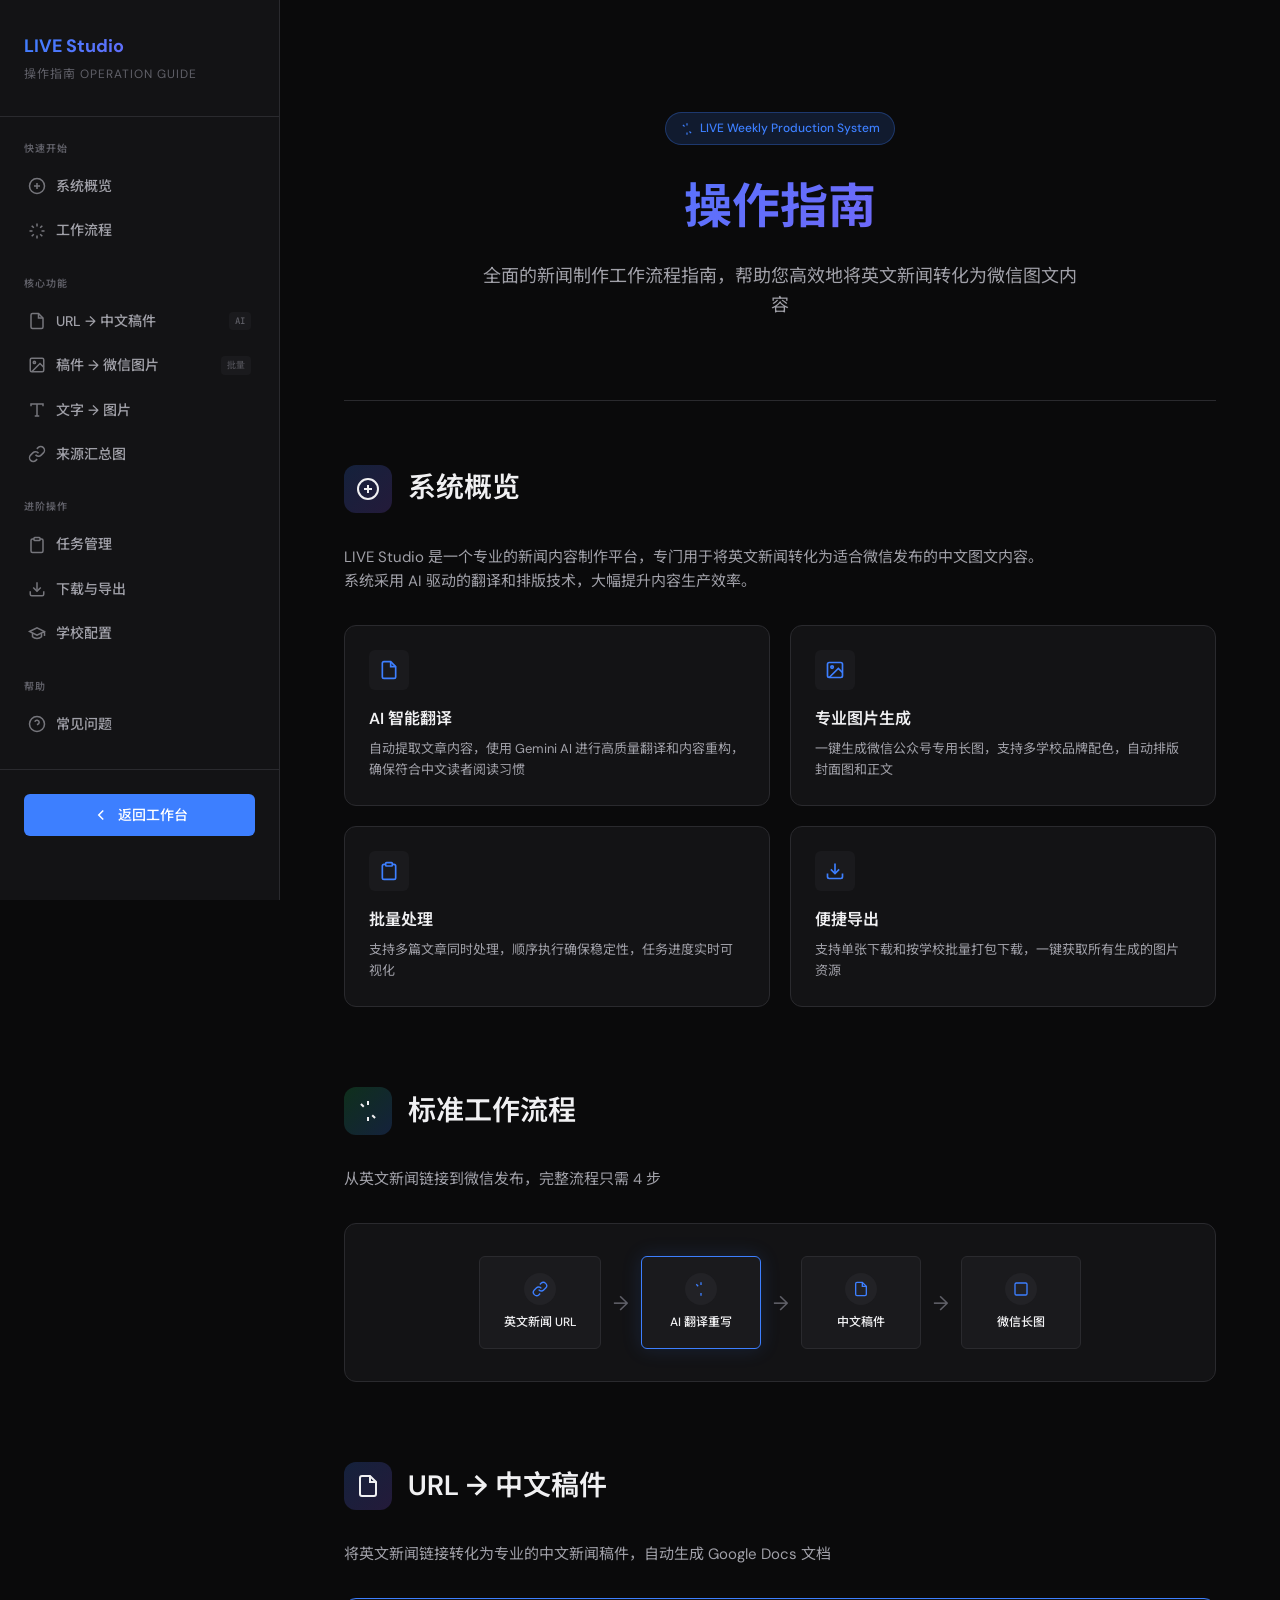
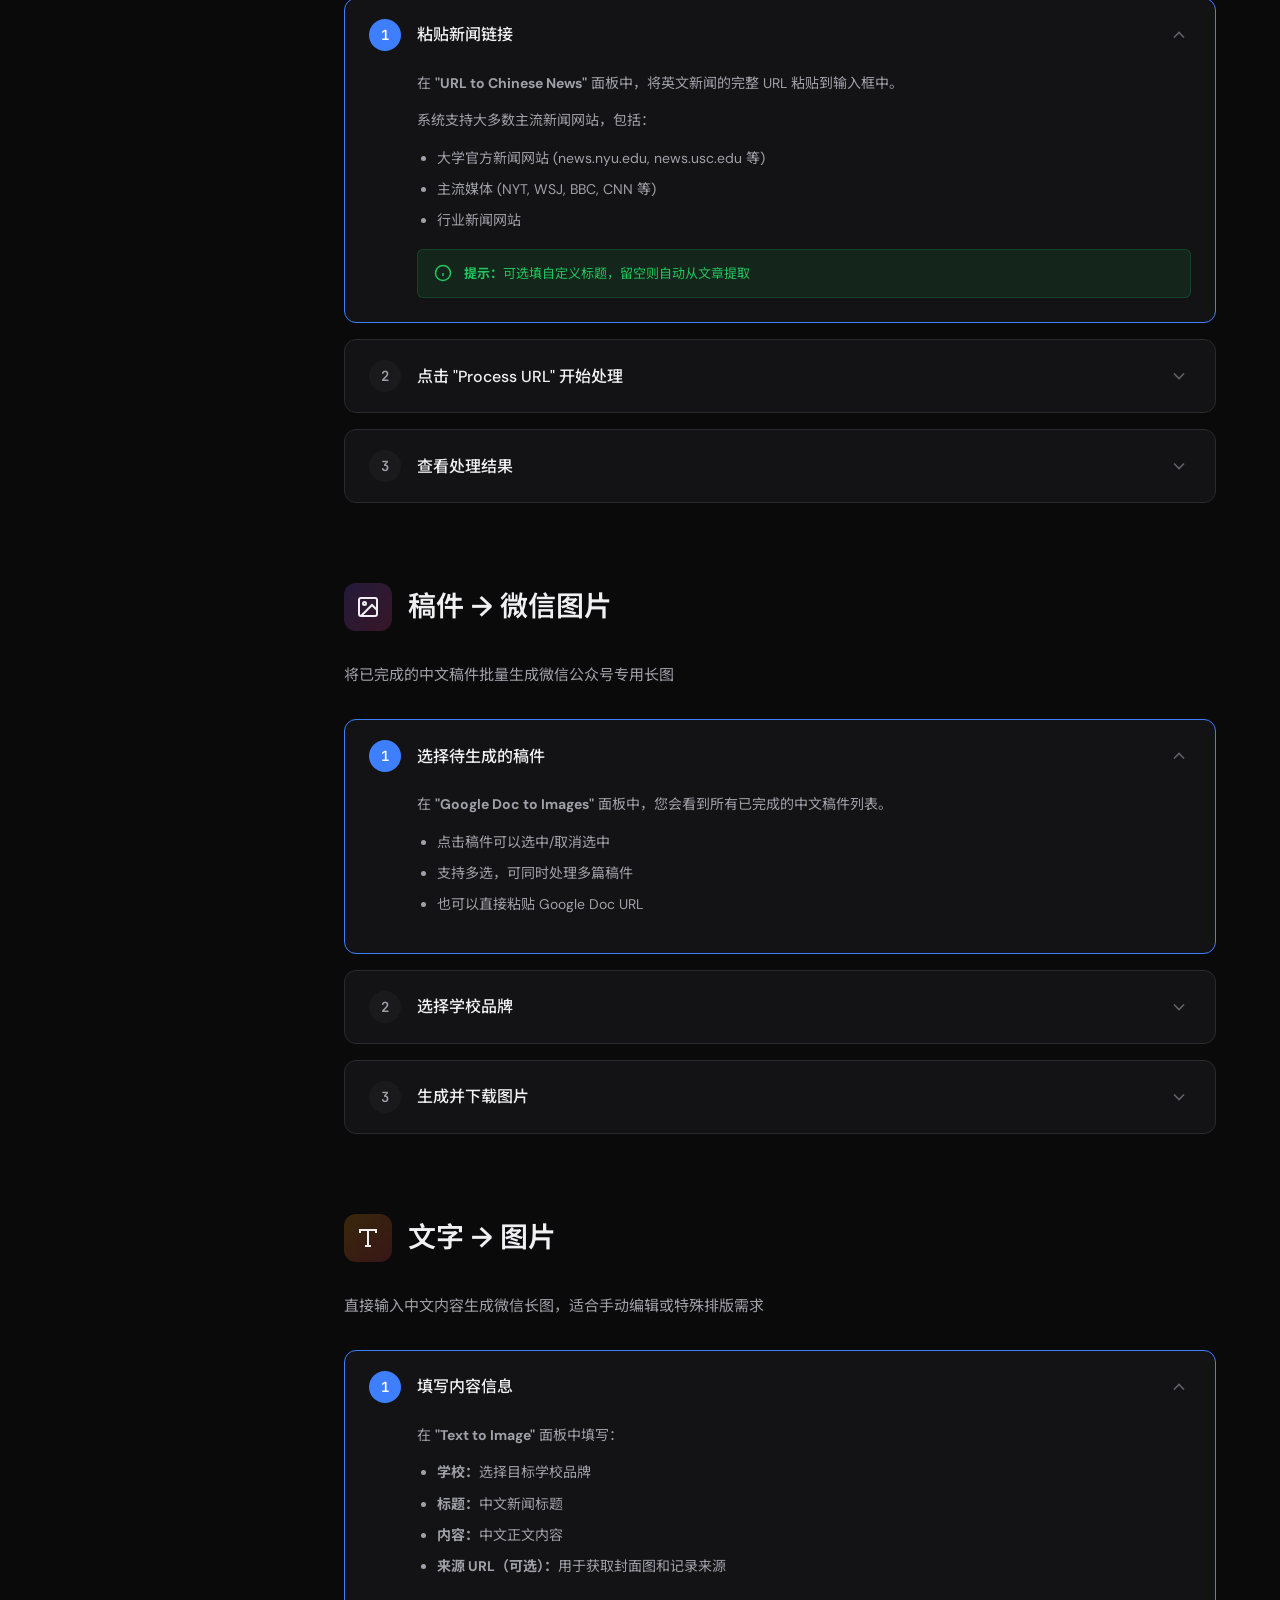
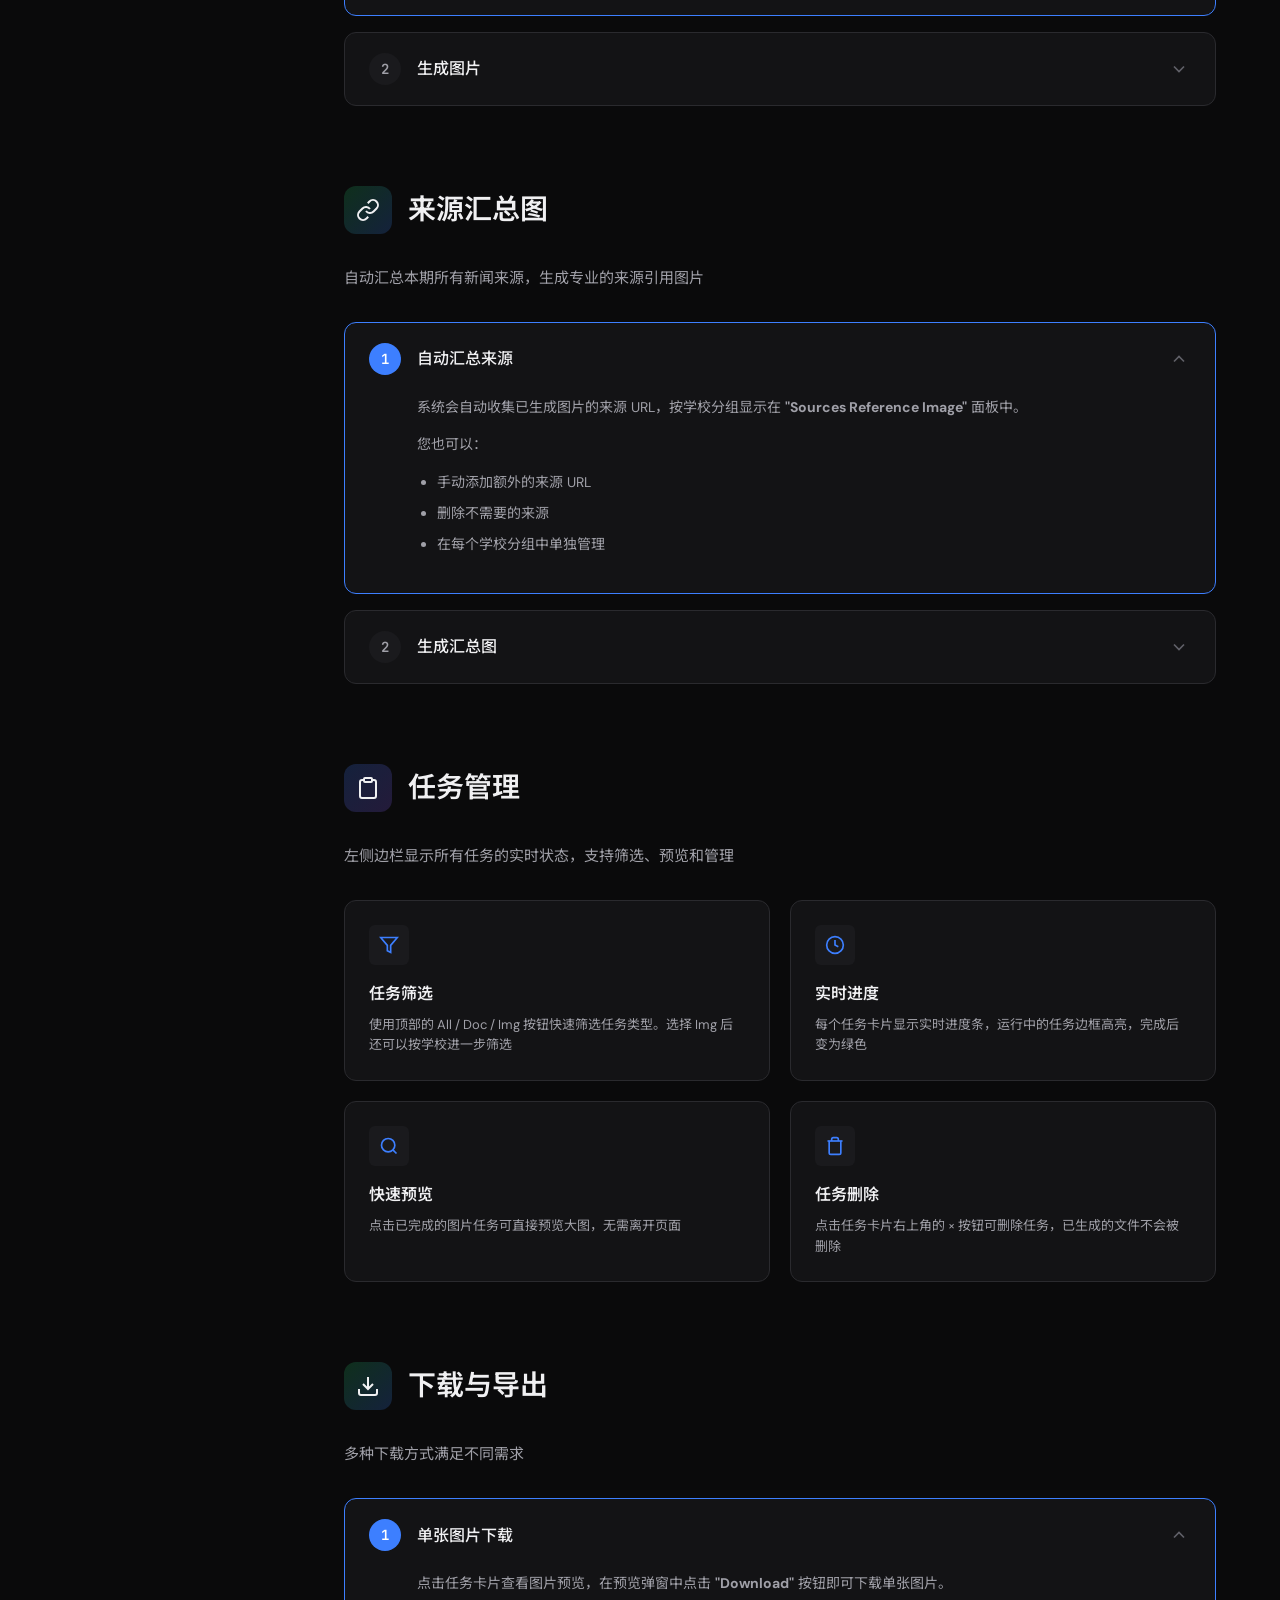
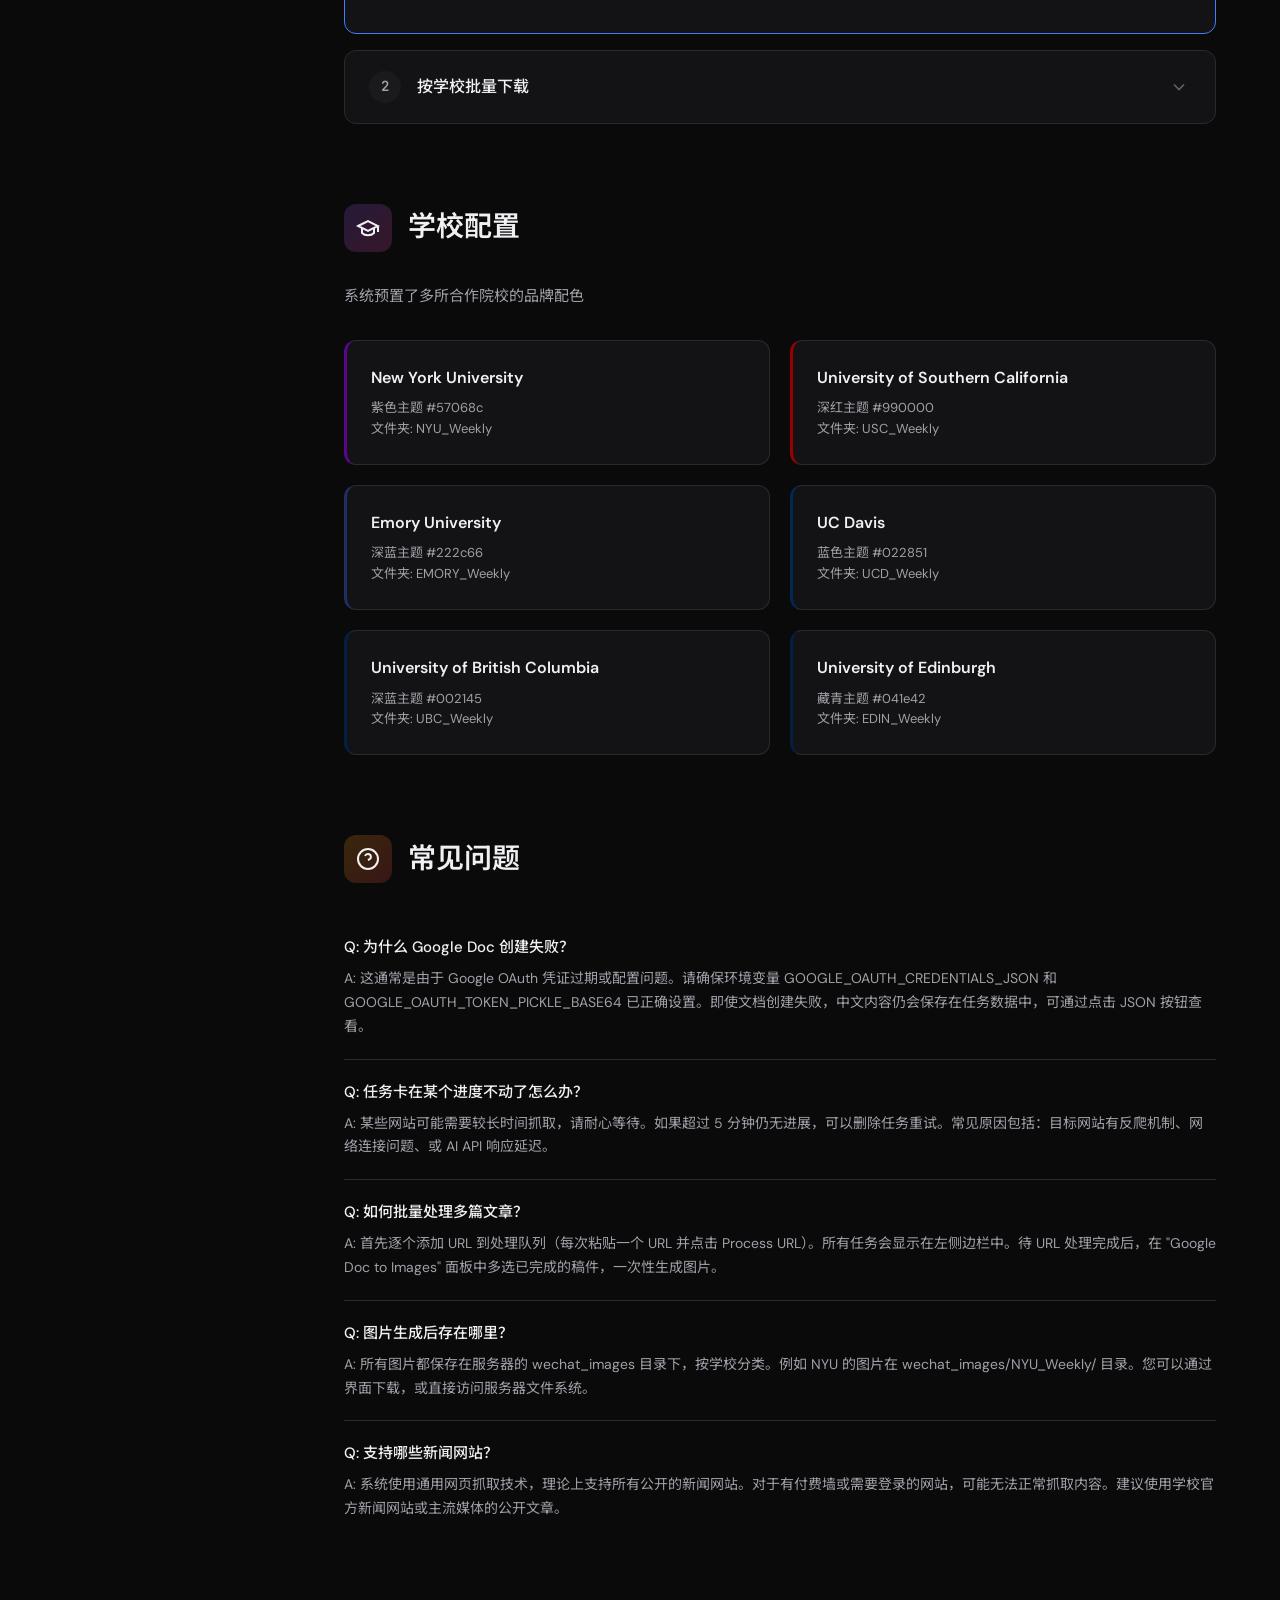
<file: templates/guide.html>
<!DOCTYPE html>
<html lang="zh-CN">
<head>
    <meta charset="UTF-8">
    <meta name="viewport" content="width=device-width, initial-scale=1.0">
    <title>LIVE Studio - 操作指南</title>
    <link rel="preconnect" href="https://fonts.googleapis.com">
    <link rel="preconnect" href="https://fonts.gstatic.com" crossorigin>
    <link href="https://fonts.googleapis.com/css2?family=DM+Sans:wght@400;500;600;700&family=JetBrains+Mono:wght@400;500&family=Noto+Sans+SC:wght@400;500;600;700&display=swap" rel="stylesheet">
    <style>
        :root {
            --bg-primary: #0a0a0b;
            --bg-secondary: #131315;
            --bg-tertiary: #1a1a1d;
            --bg-elevated: #222226;
            --border: #2a2a2e;
            --border-hover: #3a3a3e;
            --text-primary: #f0f0f2;
            --text-secondary: #a0a0a8;
            --text-muted: #606068;
            --accent: #3d7fff;
            --accent-hover: #5a93ff;
            --accent-glow: rgba(61, 127, 255, 0.15);
            --success: #22c55e;
            --warning: #eab308;
            --error: #ef4444;
            --radius: 6px;
            --radius-lg: 12px;
            --gradient-1: linear-gradient(135deg, #3d7fff 0%, #8b5cf6 100%);
            --gradient-2: linear-gradient(135deg, #22c55e 0%, #3d7fff 100%);
            --gradient-3: linear-gradient(135deg, #f59e0b 0%, #ef4444 100%);
            /* School brand colors - unified across all templates */
            --school-nyu: #57068c;
            --school-usc: #990000;
            --school-emory: #222c66;
            --school-ucd: #022851;
            --school-ubc: #002145;
            --school-edin: #041e42;
        }
        * { margin: 0; padding: 0; box-sizing: border-box; }
        body {
            font-family: 'DM Sans', 'Noto Sans SC', -apple-system, sans-serif;
            background: var(--bg-primary);
            color: var(--text-primary);
            line-height: 1.6;
            min-height: 100vh;
        }
        .guide-container {
            display: flex;
            min-height: 100vh;
        }
        /* Navigation Sidebar */
        .guide-nav {
            width: 280px;
            background: var(--bg-secondary);
            border-right: 1px solid var(--border);
            padding: 32px 0;
            position: fixed;
            top: 0;
            left: 0;
            height: 100vh;
            overflow-y: auto;
            z-index: 100;
        }
        .nav-header {
            padding: 0 24px 32px;
            border-bottom: 1px solid var(--border);
            margin-bottom: 24px;
        }
        .nav-logo {
            font-size: 18px;
            font-weight: 700;
            background: var(--gradient-1);
            -webkit-background-clip: text;
            -webkit-text-fill-color: transparent;
            background-clip: text;
        }
        .nav-subtitle {
            font-size: 12px;
            color: var(--text-muted);
            margin-top: 4px;
            text-transform: uppercase;
            letter-spacing: 1px;
        }
        .nav-section {
            padding: 0 16px;
            margin-bottom: 24px;
        }
        .nav-section-title {
            font-size: 10px;
            font-weight: 600;
            color: var(--text-muted);
            text-transform: uppercase;
            letter-spacing: 1px;
            padding: 0 8px;
            margin-bottom: 8px;
        }
        .nav-link {
            display: flex;
            align-items: center;
            gap: 10px;
            padding: 10px 12px;
            color: var(--text-secondary);
            text-decoration: none;
            border-radius: var(--radius);
            font-size: 14px;
            font-weight: 500;
            transition: all 0.2s;
            margin-bottom: 2px;
        }
        .nav-link:hover {
            background: var(--bg-tertiary);
            color: var(--text-primary);
        }
        .nav-link.active {
            background: var(--accent-glow);
            color: var(--accent);
        }
        .nav-link svg {
            width: 18px;
            height: 18px;
            opacity: 0.7;
        }
        .nav-badge {
            margin-left: auto;
            font-family: 'JetBrains Mono', monospace;
            font-size: 9px;
            padding: 2px 6px;
            border-radius: 4px;
            background: var(--bg-tertiary);
            color: var(--text-muted);
        }
        .nav-footer {
            padding: 24px;
            border-top: 1px solid var(--border);
            margin-top: auto;
        }
        .nav-footer a {
            display: inline-flex;
            align-items: center;
            gap: 8px;
            padding: 10px 16px;
            background: var(--accent);
            color: white;
            text-decoration: none;
            border-radius: var(--radius);
            font-size: 14px;
            font-weight: 500;
            transition: all 0.2s;
            width: 100%;
            justify-content: center;
        }
        .nav-footer a:hover { background: var(--accent-hover); }
        /* Main Content */
        .guide-main {
            flex: 1;
            margin-left: 280px;
            padding: 48px 64px;
            max-width: 1000px;
        }
        .hero {
            text-align: center;
            padding: 64px 0 80px;
            border-bottom: 1px solid var(--border);
            margin-bottom: 64px;
        }
        .hero-badge {
            display: inline-flex;
            align-items: center;
            gap: 6px;
            padding: 6px 14px;
            background: var(--accent-glow);
            border: 1px solid rgba(61, 127, 255, 0.3);
            border-radius: 20px;
            font-size: 12px;
            font-weight: 500;
            color: var(--accent);
            margin-bottom: 24px;
        }
        .hero h1 {
            font-size: 48px;
            font-weight: 700;
            margin-bottom: 16px;
            background: var(--gradient-1);
            -webkit-background-clip: text;
            -webkit-text-fill-color: transparent;
            background-clip: text;
        }
        .hero p {
            font-size: 18px;
            color: var(--text-secondary);
            max-width: 600px;
            margin: 0 auto;
        }
        /* Sections */
        .section {
            margin-bottom: 80px;
            scroll-margin-top: 32px;
        }
        .section-header {
            display: flex;
            align-items: center;
            gap: 16px;
            margin-bottom: 32px;
        }
        .section-icon {
            width: 48px;
            height: 48px;
            display: flex;
            align-items: center;
            justify-content: center;
            border-radius: var(--radius-lg);
            flex-shrink: 0;
        }
        .section-icon.blue { background: linear-gradient(135deg, rgba(61, 127, 255, 0.2) 0%, rgba(139, 92, 246, 0.2) 100%); }
        .section-icon.green { background: linear-gradient(135deg, rgba(34, 197, 94, 0.2) 0%, rgba(61, 127, 255, 0.2) 100%); }
        .section-icon.orange { background: linear-gradient(135deg, rgba(245, 158, 11, 0.2) 0%, rgba(239, 68, 68, 0.2) 100%); }
        .section-icon.purple { background: linear-gradient(135deg, rgba(139, 92, 246, 0.2) 0%, rgba(236, 72, 153, 0.2) 100%); }
        .section-icon svg {
            width: 24px;
            height: 24px;
            color: var(--text-primary);
        }
        .section-title {
            font-size: 28px;
            font-weight: 600;
        }
        .section-desc {
            color: var(--text-secondary);
            font-size: 15px;
            margin-bottom: 32px;
            max-width: 700px;
        }
        /* Steps */
        .steps {
            display: flex;
            flex-direction: column;
            gap: 16px;
        }
        .step {
            background: var(--bg-secondary);
            border: 1px solid var(--border);
            border-radius: var(--radius-lg);
            overflow: hidden;
            transition: all 0.3s;
        }
        .step:hover { border-color: var(--border-hover); }
        .step.expanded { border-color: var(--accent); }
        .step-header {
            display: flex;
            align-items: center;
            gap: 16px;
            padding: 20px 24px;
            cursor: pointer;
            user-select: none;
        }
        .step-number {
            width: 32px;
            height: 32px;
            display: flex;
            align-items: center;
            justify-content: center;
            background: var(--bg-tertiary);
            border-radius: 50%;
            font-family: 'JetBrains Mono', monospace;
            font-size: 14px;
            font-weight: 600;
            color: var(--text-secondary);
            flex-shrink: 0;
            transition: all 0.3s;
        }
        .step.expanded .step-number {
            background: var(--accent);
            color: white;
        }
        .step-title {
            flex: 1;
            font-size: 16px;
            font-weight: 500;
        }
        .step-toggle {
            width: 24px;
            height: 24px;
            display: flex;
            align-items: center;
            justify-content: center;
            color: var(--text-muted);
            transition: transform 0.3s;
        }
        .step.expanded .step-toggle { transform: rotate(180deg); }
        .step-content {
            display: none;
            padding: 0 24px 24px;
            padding-left: 72px;
            color: var(--text-secondary);
            font-size: 14px;
            line-height: 1.8;
        }
        .step.expanded .step-content { display: block; animation: fadeIn 0.3s ease; }
        @keyframes fadeIn {
            from { opacity: 0; transform: translateY(-8px); }
            to { opacity: 1; transform: translateY(0); }
        }
        .step-content p { margin-bottom: 12px; }
        .step-content ul {
            margin: 12px 0;
            padding-left: 20px;
        }
        .step-content li { margin-bottom: 6px; }
        .step-content code {
            font-family: 'JetBrains Mono', monospace;
            font-size: 12px;
            padding: 2px 8px;
            background: var(--bg-tertiary);
            border-radius: 4px;
            color: var(--accent);
        }
        .step-tip {
            display: flex;
            gap: 12px;
            padding: 12px 16px;
            background: rgba(34, 197, 94, 0.1);
            border: 1px solid rgba(34, 197, 94, 0.2);
            border-radius: var(--radius);
            margin-top: 16px;
            font-size: 13px;
            color: var(--success);
        }
        .step-tip svg { width: 18px; height: 18px; flex-shrink: 0; margin-top: 2px; }
        .step-warning {
            display: flex;
            gap: 12px;
            padding: 12px 16px;
            background: rgba(245, 158, 11, 0.1);
            border: 1px solid rgba(245, 158, 11, 0.2);
            border-radius: var(--radius);
            margin-top: 16px;
            font-size: 13px;
            color: var(--warning);
        }
        .step-warning svg { width: 18px; height: 18px; flex-shrink: 0; margin-top: 2px; }
        /* Feature Cards */
        .features-grid {
            display: grid;
            grid-template-columns: repeat(2, 1fr);
            gap: 20px;
            margin-top: 32px;
        }
        .feature-card {
            background: var(--bg-secondary);
            border: 1px solid var(--border);
            border-radius: var(--radius-lg);
            padding: 24px;
            transition: all 0.3s;
        }
        .feature-card:hover {
            border-color: var(--border-hover);
            transform: translateY(-2px);
        }
        .feature-icon {
            width: 40px;
            height: 40px;
            display: flex;
            align-items: center;
            justify-content: center;
            background: var(--bg-tertiary);
            border-radius: var(--radius);
            margin-bottom: 16px;
        }
        .feature-icon svg { width: 20px; height: 20px; color: var(--accent); }
        .feature-title {
            font-size: 16px;
            font-weight: 600;
            margin-bottom: 8px;
        }
        .feature-desc {
            font-size: 13px;
            color: var(--text-secondary);
            line-height: 1.6;
        }
        /* Keyboard shortcuts */
        .kbd {
            display: inline-flex;
            align-items: center;
            padding: 4px 8px;
            background: var(--bg-tertiary);
            border: 1px solid var(--border);
            border-radius: 4px;
            font-family: 'JetBrains Mono', monospace;
            font-size: 11px;
            font-weight: 500;
            color: var(--text-secondary);
            box-shadow: 0 2px 0 var(--border);
        }
        /* Workflow Diagram */
        .workflow {
            display: flex;
            align-items: center;
            justify-content: center;
            gap: 12px;
            padding: 32px;
            background: var(--bg-secondary);
            border: 1px solid var(--border);
            border-radius: var(--radius-lg);
            margin: 32px 0;
            flex-wrap: wrap;
        }
        .workflow-node {
            display: flex;
            flex-direction: column;
            align-items: center;
            gap: 8px;
            padding: 16px 24px;
            background: var(--bg-tertiary);
            border: 1px solid var(--border);
            border-radius: var(--radius);
            min-width: 120px;
            text-align: center;
        }
        .workflow-node.active {
            border-color: var(--accent);
            box-shadow: 0 0 20px var(--accent-glow);
        }
        .workflow-node-icon {
            width: 32px;
            height: 32px;
            display: flex;
            align-items: center;
            justify-content: center;
            background: var(--bg-elevated);
            border-radius: 50%;
        }
        .workflow-node-icon svg { width: 16px; height: 16px; color: var(--accent); }
        .workflow-node-label {
            font-size: 12px;
            font-weight: 500;
            color: var(--text-primary);
        }
        .workflow-arrow {
            color: var(--text-muted);
            font-size: 20px;
        }
        /* Schools List */
        .schools-list {
            display: flex;
            flex-wrap: wrap;
            gap: 8px;
            margin-top: 16px;
        }
        .school-tag {
            padding: 6px 12px;
            border-radius: 20px;
            font-size: 12px;
            font-weight: 500;
            color: white;
        }
        .school-tag.nyu { background: var(--school-nyu); }
        .school-tag.usc { background: var(--school-usc); }
        .school-tag.emory { background: var(--school-emory); }
        .school-tag.ucd { background: var(--school-ucd); }
        .school-tag.ubc { background: var(--school-ubc); }
        .school-tag.edin { background: var(--school-edin); }
        /* FAQ */
        .faq-item {
            border-bottom: 1px solid var(--border);
            padding: 20px 0;
        }
        .faq-item:last-child { border-bottom: none; }
        .faq-q {
            font-size: 15px;
            font-weight: 500;
            margin-bottom: 8px;
            color: var(--text-primary);
        }
        .faq-a {
            font-size: 14px;
            color: var(--text-secondary);
            line-height: 1.7;
        }
        /* Responsive */
        @media (max-width: 900px) {
            .guide-nav { display: none; }
            .guide-main { margin-left: 0; padding: 32px 24px; }
            .hero h1 { font-size: 32px; }
            .features-grid { grid-template-columns: 1fr; }
            .workflow { flex-direction: column; }
            .workflow-arrow { transform: rotate(90deg); }
        }
    </style>
</head>
<body>
    <div class="guide-container">
        <!-- Navigation -->
        <nav class="guide-nav">
            <div class="nav-header">
                <div class="nav-logo">LIVE Studio</div>
                <div class="nav-subtitle">操作指南 Operation Guide</div>
            </div>
            <div class="nav-section">
                <div class="nav-section-title">快速开始</div>
                <a href="#overview" class="nav-link active">
                    <svg viewBox="0 0 24 24" fill="none" stroke="currentColor" stroke-width="2"><circle cx="12" cy="12" r="10"/><path d="m12 8v8M8 12h8"/></svg>
                    系统概览
                </a>
                <a href="#workflow" class="nav-link">
                    <svg viewBox="0 0 24 24" fill="none" stroke="currentColor" stroke-width="2"><path d="M12 2v4M12 18v4M4.93 4.93l2.83 2.83M16.24 16.24l2.83 2.83M2 12h4M18 12h4M4.93 19.07l2.83-2.83M16.24 7.76l2.83-2.83"/></svg>
                    工作流程
                </a>
            </div>
            <div class="nav-section">
                <div class="nav-section-title">核心功能</div>
                <a href="#url-to-doc" class="nav-link">
                    <svg viewBox="0 0 24 24" fill="none" stroke="currentColor" stroke-width="2"><path d="M14 2H6a2 2 0 0 0-2 2v16a2 2 0 0 0 2 2h12a2 2 0 0 0 2-2V8z"/><path d="M14 2v6h6"/></svg>
                    URL → 中文稿件
                    <span class="nav-badge">AI</span>
                </a>
                <a href="#doc-to-images" class="nav-link">
                    <svg viewBox="0 0 24 24" fill="none" stroke="currentColor" stroke-width="2"><rect x="3" y="3" width="18" height="18" rx="2" ry="2"/><circle cx="8.5" cy="8.5" r="1.5"/><path d="m21 15-5-5L5 21"/></svg>
                    稿件 → 微信图片
                    <span class="nav-badge">批量</span>
                </a>
                <a href="#text-to-image" class="nav-link">
                    <svg viewBox="0 0 24 24" fill="none" stroke="currentColor" stroke-width="2"><path d="M4 7V4h16v3M9 20h6M12 4v16"/></svg>
                    文字 → 图片
                </a>
                <a href="#sources-image" class="nav-link">
                    <svg viewBox="0 0 24 24" fill="none" stroke="currentColor" stroke-width="2"><path d="M10 13a5 5 0 0 0 7.54.54l3-3a5 5 0 0 0-7.07-7.07l-1.72 1.71"/><path d="M14 11a5 5 0 0 0-7.54-.54l-3 3a5 5 0 0 0 7.07 7.07l1.71-1.71"/></svg>
                    来源汇总图
                </a>
            </div>
            <div class="nav-section">
                <div class="nav-section-title">进阶操作</div>
                <a href="#task-management" class="nav-link">
                    <svg viewBox="0 0 24 24" fill="none" stroke="currentColor" stroke-width="2"><path d="M16 4h2a2 2 0 0 1 2 2v14a2 2 0 0 1-2 2H6a2 2 0 0 1-2-2V6a2 2 0 0 1 2-2h2"/><rect x="8" y="2" width="8" height="4" rx="1" ry="1"/></svg>
                    任务管理
                </a>
                <a href="#downloads" class="nav-link">
                    <svg viewBox="0 0 24 24" fill="none" stroke="currentColor" stroke-width="2"><path d="M21 15v4a2 2 0 0 1-2 2H5a2 2 0 0 1-2-2v-4"/><path d="M7 10l5 5 5-5"/><path d="M12 15V3"/></svg>
                    下载与导出
                </a>
                <a href="#schools" class="nav-link">
                    <svg viewBox="0 0 24 24" fill="none" stroke="currentColor" stroke-width="2"><path d="M22 10v6M2 10l10-5 10 5-10 5z"/><path d="M6 12v5c3 3 9 3 12 0v-5"/></svg>
                    学校配置
                </a>
            </div>
            <div class="nav-section">
                <div class="nav-section-title">帮助</div>
                <a href="#faq" class="nav-link">
                    <svg viewBox="0 0 24 24" fill="none" stroke="currentColor" stroke-width="2"><circle cx="12" cy="12" r="10"/><path d="M9.09 9a3 3 0 0 1 5.83 1c0 2-3 3-3 3"/><path d="M12 17h.01"/></svg>
                    常见问题
                </a>
            </div>
            <div class="nav-footer">
                <a href="/">
                    <svg viewBox="0 0 24 24" fill="none" stroke="currentColor" stroke-width="2" width="18" height="18"><path d="m15 18-6-6 6-6"/></svg>
                    返回工作台
                </a>
            </div>
        </nav>

        <!-- Main Content -->
        <main class="guide-main">
            <!-- Hero -->
            <section class="hero">
                <div class="hero-badge">
                    <svg viewBox="0 0 24 24" fill="none" stroke="currentColor" stroke-width="2" width="14" height="14"><path d="M12 2v4M12 18v4M4.93 4.93l2.83 2.83M16.24 16.24l2.83 2.83"/></svg>
                    LIVE Weekly Production System
                </div>
                <h1>操作指南</h1>
                <p>全面的新闻制作工作流程指南，帮助您高效地将英文新闻转化为微信图文内容</p>
            </section>

            <!-- Overview -->
            <section class="section" id="overview">
                <div class="section-header">
                    <div class="section-icon blue">
                        <svg viewBox="0 0 24 24" fill="none" stroke="currentColor" stroke-width="2"><circle cx="12" cy="12" r="10"/><path d="m12 8v8M8 12h8"/></svg>
                    </div>
                    <h2 class="section-title">系统概览</h2>
                </div>
                <p class="section-desc">LIVE Studio 是一个专业的新闻内容制作平台，专门用于将英文新闻转化为适合微信发布的中文图文内容。系统采用 AI 驱动的翻译和排版技术，大幅提升内容生产效率。</p>
                
                <div class="features-grid">
                    <div class="feature-card">
                        <div class="feature-icon">
                            <svg viewBox="0 0 24 24" fill="none" stroke="currentColor" stroke-width="2"><path d="M14 2H6a2 2 0 0 0-2 2v16a2 2 0 0 0 2 2h12a2 2 0 0 0 2-2V8z"/><path d="M14 2v6h6"/></svg>
                        </div>
                        <div class="feature-title">AI 智能翻译</div>
                        <div class="feature-desc">自动提取文章内容，使用 Gemini AI 进行高质量翻译和内容重构，确保符合中文读者阅读习惯</div>
                    </div>
                    <div class="feature-card">
                        <div class="feature-icon">
                            <svg viewBox="0 0 24 24" fill="none" stroke="currentColor" stroke-width="2"><rect x="3" y="3" width="18" height="18" rx="2" ry="2"/><circle cx="8.5" cy="8.5" r="1.5"/><path d="m21 15-5-5L5 21"/></svg>
                        </div>
                        <div class="feature-title">专业图片生成</div>
                        <div class="feature-desc">一键生成微信公众号专用长图，支持多学校品牌配色，自动排版封面图和正文</div>
                    </div>
                    <div class="feature-card">
                        <div class="feature-icon">
                            <svg viewBox="0 0 24 24" fill="none" stroke="currentColor" stroke-width="2"><path d="M16 4h2a2 2 0 0 1 2 2v14a2 2 0 0 1-2 2H6a2 2 0 0 1-2-2V6a2 2 0 0 1 2-2h2"/><rect x="8" y="2" width="8" height="4" rx="1" ry="1"/></svg>
                        </div>
                        <div class="feature-title">批量处理</div>
                        <div class="feature-desc">支持多篇文章同时处理，顺序执行确保稳定性，任务进度实时可视化</div>
                    </div>
                    <div class="feature-card">
                        <div class="feature-icon">
                            <svg viewBox="0 0 24 24" fill="none" stroke="currentColor" stroke-width="2"><path d="M21 15v4a2 2 0 0 1-2 2H5a2 2 0 0 1-2-2v-4"/><path d="M7 10l5 5 5-5"/><path d="M12 15V3"/></svg>
                        </div>
                        <div class="feature-title">便捷导出</div>
                        <div class="feature-desc">支持单张下载和按学校批量打包下载，一键获取所有生成的图片资源</div>
                    </div>
                </div>
            </section>

            <!-- Workflow -->
            <section class="section" id="workflow">
                <div class="section-header">
                    <div class="section-icon green">
                        <svg viewBox="0 0 24 24" fill="none" stroke="currentColor" stroke-width="2"><path d="M12 2v4M12 18v4M4.93 4.93l2.83 2.83M16.24 16.24l2.83 2.83"/></svg>
                    </div>
                    <h2 class="section-title">标准工作流程</h2>
                </div>
                <p class="section-desc">从英文新闻链接到微信发布，完整流程只需 4 步</p>
                
                <div class="workflow">
                    <div class="workflow-node">
                        <div class="workflow-node-icon">
                            <svg viewBox="0 0 24 24" fill="none" stroke="currentColor" stroke-width="2"><path d="M10 13a5 5 0 0 0 7.54.54l3-3a5 5 0 0 0-7.07-7.07l-1.72 1.71"/><path d="M14 11a5 5 0 0 0-7.54-.54l-3 3a5 5 0 0 0 7.07 7.07l1.71-1.71"/></svg>
                        </div>
                        <span class="workflow-node-label">英文新闻 URL</span>
                    </div>
                    <span class="workflow-arrow">→</span>
                    <div class="workflow-node active">
                        <div class="workflow-node-icon">
                            <svg viewBox="0 0 24 24" fill="none" stroke="currentColor" stroke-width="2"><path d="M12 2v4M12 18v4M4.93 4.93l2.83 2.83"/></svg>
                        </div>
                        <span class="workflow-node-label">AI 翻译重写</span>
                    </div>
                    <span class="workflow-arrow">→</span>
                    <div class="workflow-node">
                        <div class="workflow-node-icon">
                            <svg viewBox="0 0 24 24" fill="none" stroke="currentColor" stroke-width="2"><path d="M14 2H6a2 2 0 0 0-2 2v16a2 2 0 0 0 2 2h12a2 2 0 0 0 2-2V8z"/><path d="M14 2v6h6"/></svg>
                        </div>
                        <span class="workflow-node-label">中文稿件</span>
                    </div>
                    <span class="workflow-arrow">→</span>
                    <div class="workflow-node">
                        <div class="workflow-node-icon">
                            <svg viewBox="0 0 24 24" fill="none" stroke="currentColor" stroke-width="2"><rect x="3" y="3" width="18" height="18" rx="2" ry="2"/></svg>
                        </div>
                        <span class="workflow-node-label">微信长图</span>
                    </div>
                </div>
            </section>

            <!-- URL to Doc -->
            <section class="section" id="url-to-doc">
                <div class="section-header">
                    <div class="section-icon blue">
                        <svg viewBox="0 0 24 24" fill="none" stroke="currentColor" stroke-width="2"><path d="M14 2H6a2 2 0 0 0-2 2v16a2 2 0 0 0 2 2h12a2 2 0 0 0 2-2V8z"/><path d="M14 2v6h6"/></svg>
                    </div>
                    <h2 class="section-title">URL → 中文稿件</h2>
                </div>
                <p class="section-desc">将英文新闻链接转化为专业的中文新闻稿件，自动生成 Google Docs 文档</p>
                
                <div class="steps">
                    <div class="step expanded" onclick="toggleStep(this)">
                        <div class="step-header">
                            <span class="step-number">1</span>
                            <span class="step-title">粘贴新闻链接</span>
                            <span class="step-toggle"><svg viewBox="0 0 24 24" fill="none" stroke="currentColor" stroke-width="2" width="20" height="20"><path d="m6 9 6 6 6-6"/></svg></span>
                        </div>
                        <div class="step-content">
                            <p>在 <strong>"URL to Chinese News"</strong> 面板中，将英文新闻的完整 URL 粘贴到输入框中。</p>
                            <p>系统支持大多数主流新闻网站，包括：</p>
                            <ul>
                                <li>大学官方新闻网站 (news.nyu.edu, news.usc.edu 等)</li>
                                <li>主流媒体 (NYT, WSJ, BBC, CNN 等)</li>
                                <li>行业新闻网站</li>
                            </ul>
                            <div class="step-tip">
                                <svg viewBox="0 0 24 24" fill="none" stroke="currentColor" stroke-width="2"><path d="M12 22c5.523 0 10-4.477 10-10S17.523 2 12 2 2 6.477 2 12s4.477 10 10 10z"/><path d="M12 16v-4M12 8h.01"/></svg>
                                <span><strong>提示：</strong>可选填自定义标题，留空则自动从文章提取</span>
                            </div>
                        </div>
                    </div>
                    
                    <div class="step" onclick="toggleStep(this)">
                        <div class="step-header">
                            <span class="step-number">2</span>
                            <span class="step-title">点击 "Process URL" 开始处理</span>
                            <span class="step-toggle"><svg viewBox="0 0 24 24" fill="none" stroke="currentColor" stroke-width="2" width="20" height="20"><path d="m6 9 6 6 6-6"/></svg></span>
                        </div>
                        <div class="step-content">
                            <p>点击按钮后，任务会自动添加到左侧任务列表中。处理过程包括：</p>
                            <ul>
                                <li><strong>内容提取</strong> (5-10%)：自动抓取文章标题、正文、发布日期等信息</li>
                                <li><strong>英文摘要</strong> (10-30%)：AI 生成符合中国读者视角的英文摘要</li>
                                <li><strong>中文翻译</strong> (30-60%)：高质量翻译并进行风格调整</li>
                                <li><strong>文档导出</strong> (60-100%)：自动创建 Google Docs 并格式化</li>
                            </ul>
                        </div>
                    </div>
                    
                    <div class="step" onclick="toggleStep(this)">
                        <div class="step-header">
                            <span class="step-number">3</span>
                            <span class="step-title">查看处理结果</span>
                            <span class="step-toggle"><svg viewBox="0 0 24 24" fill="none" stroke="currentColor" stroke-width="2" width="20" height="20"><path d="m6 9 6 6 6-6"/></svg></span>
                        </div>
                        <div class="step-content">
                            <p>任务完成后，可通过以下方式查看结果：</p>
                            <ul>
                                <li>点击任务卡片上的 <code>Google Doc</code> 按钮直接打开文档</li>
                                <li>点击 <code>JSON</code> 按钮查看完整的处理数据</li>
                                <li>生成的稿件会自动出现在 "Google Doc to Images" 面板的文档队列中</li>
                            </ul>
                            <div class="step-warning">
                                <svg viewBox="0 0 24 24" fill="none" stroke="currentColor" stroke-width="2"><path d="M10.29 3.86 1.82 18a2 2 0 0 0 1.71 3h16.94a2 2 0 0 0 1.71-3L13.71 3.86a2 2 0 0 0-3.42 0z"/><line x1="12" y1="9" x2="12" y2="13"/><line x1="12" y1="17" x2="12.01" y2="17"/></svg>
                                <span><strong>注意：</strong>如果 Google Doc 创建失败，中文内容仍会保存在任务数据中，可通过 JSON 查看</span>
                            </div>
                        </div>
                    </div>
                </div>
            </section>

            <!-- Doc to Images -->
            <section class="section" id="doc-to-images">
                <div class="section-header">
                    <div class="section-icon purple">
                        <svg viewBox="0 0 24 24" fill="none" stroke="currentColor" stroke-width="2"><rect x="3" y="3" width="18" height="18" rx="2" ry="2"/><circle cx="8.5" cy="8.5" r="1.5"/><path d="m21 15-5-5L5 21"/></svg>
                    </div>
                    <h2 class="section-title">稿件 → 微信图片</h2>
                </div>
                <p class="section-desc">将已完成的中文稿件批量生成微信公众号专用长图</p>
                
                <div class="steps">
                    <div class="step expanded" onclick="toggleStep(this)">
                        <div class="step-header">
                            <span class="step-number">1</span>
                            <span class="step-title">选择待生成的稿件</span>
                            <span class="step-toggle"><svg viewBox="0 0 24 24" fill="none" stroke="currentColor" stroke-width="2" width="20" height="20"><path d="m6 9 6 6 6-6"/></svg></span>
                        </div>
                        <div class="step-content">
                            <p>在 <strong>"Google Doc to Images"</strong> 面板中，您会看到所有已完成的中文稿件列表。</p>
                            <ul>
                                <li>点击稿件可以选中/取消选中</li>
                                <li>支持多选，可同时处理多篇稿件</li>
                                <li>也可以直接粘贴 Google Doc URL</li>
                            </ul>
                        </div>
                    </div>
                    
                    <div class="step" onclick="toggleStep(this)">
                        <div class="step-header">
                            <span class="step-number">2</span>
                            <span class="step-title">选择学校品牌</span>
                            <span class="step-toggle"><svg viewBox="0 0 24 24" fill="none" stroke="currentColor" stroke-width="2" width="20" height="20"><path d="m6 9 6 6 6-6"/></svg></span>
                        </div>
                        <div class="step-content">
                            <p>从下拉菜单选择目标学校，系统会自动应用对应的品牌配色：</p>
                            <div class="schools-list">
                                <span class="school-tag nyu">NYU 紫色</span>
                                <span class="school-tag usc">USC 红色</span>
                                <span class="school-tag emory">EMORY 深蓝</span>
                                <span class="school-tag ucd">UCD 蓝色</span>
                                <span class="school-tag ubc">UBC 深蓝</span>
                                <span class="school-tag edin">EDIN 藏青</span>
                            </div>
                        </div>
                    </div>
                    
                    <div class="step" onclick="toggleStep(this)">
                        <div class="step-header">
                            <span class="step-number">3</span>
                            <span class="step-title">生成并下载图片</span>
                            <span class="step-toggle"><svg viewBox="0 0 24 24" fill="none" stroke="currentColor" stroke-width="2" width="20" height="20"><path d="m6 9 6 6 6-6"/></svg></span>
                        </div>
                        <div class="step-content">
                            <p>点击 <strong>"Generate Images"</strong> 开始批量生成。任务会按顺序执行以确保稳定性。</p>
                            <p>生成完成后：</p>
                            <ul>
                                <li>点击任务卡片可以预览图片</li>
                                <li>点击 <code>Preview</code> 按钮查看大图</li>
                                <li>使用学校批量下载按钮一键打包下载</li>
                            </ul>
                            <div class="step-tip">
                                <svg viewBox="0 0 24 24" fill="none" stroke="currentColor" stroke-width="2"><path d="M12 22c5.523 0 10-4.477 10-10S17.523 2 12 2 2 6.477 2 12s4.477 10 10 10z"/><path d="M12 16v-4M12 8h.01"/></svg>
                                <span><strong>提示：</strong>生成的来源 URL 会自动加入来源汇总队列</span>
                            </div>
                        </div>
                    </div>
                </div>
            </section>

            <!-- Text to Image -->
            <section class="section" id="text-to-image">
                <div class="section-header">
                    <div class="section-icon orange">
                        <svg viewBox="0 0 24 24" fill="none" stroke="currentColor" stroke-width="2"><path d="M4 7V4h16v3M9 20h6M12 4v16"/></svg>
                    </div>
                    <h2 class="section-title">文字 → 图片</h2>
                </div>
                <p class="section-desc">直接输入中文内容生成微信长图，适合手动编辑或特殊排版需求</p>
                
                <div class="steps">
                    <div class="step expanded" onclick="toggleStep(this)">
                        <div class="step-header">
                            <span class="step-number">1</span>
                            <span class="step-title">填写内容信息</span>
                            <span class="step-toggle"><svg viewBox="0 0 24 24" fill="none" stroke="currentColor" stroke-width="2" width="20" height="20"><path d="m6 9 6 6 6-6"/></svg></span>
                        </div>
                        <div class="step-content">
                            <p>在 <strong>"Text to Image"</strong> 面板中填写：</p>
                            <ul>
                                <li><strong>学校：</strong>选择目标学校品牌</li>
                                <li><strong>标题：</strong>中文新闻标题</li>
                                <li><strong>内容：</strong>中文正文内容</li>
                                <li><strong>来源 URL（可选）：</strong>用于获取封面图和记录来源</li>
                            </ul>
                        </div>
                    </div>
                    
                    <div class="step" onclick="toggleStep(this)">
                        <div class="step-header">
                            <span class="step-number">2</span>
                            <span class="step-title">生成图片</span>
                            <span class="step-toggle"><svg viewBox="0 0 24 24" fill="none" stroke="currentColor" stroke-width="2" width="20" height="20"><path d="m6 9 6 6 6-6"/></svg></span>
                        </div>
                        <div class="step-content">
                            <p>点击 <strong>"Generate Image"</strong> 按钮，系统会：</p>
                            <ul>
                                <li>从来源 URL 自动抓取封面图（如有）</li>
                                <li>根据内容长度自动分页</li>
                                <li>应用学校品牌配色</li>
                                <li>生成高清 PNG 长图</li>
                            </ul>
                        </div>
                    </div>
                </div>
            </section>

            <!-- Sources Image -->
            <section class="section" id="sources-image">
                <div class="section-header">
                    <div class="section-icon green">
                        <svg viewBox="0 0 24 24" fill="none" stroke="currentColor" stroke-width="2"><path d="M10 13a5 5 0 0 0 7.54.54l3-3a5 5 0 0 0-7.07-7.07l-1.72 1.71"/><path d="M14 11a5 5 0 0 0-7.54-.54l-3 3a5 5 0 0 0 7.07 7.07l1.71-1.71"/></svg>
                    </div>
                    <h2 class="section-title">来源汇总图</h2>
                </div>
                <p class="section-desc">自动汇总本期所有新闻来源，生成专业的来源引用图片</p>
                
                <div class="steps">
                    <div class="step expanded" onclick="toggleStep(this)">
                        <div class="step-header">
                            <span class="step-number">1</span>
                            <span class="step-title">自动汇总来源</span>
                            <span class="step-toggle"><svg viewBox="0 0 24 24" fill="none" stroke="currentColor" stroke-width="2" width="20" height="20"><path d="m6 9 6 6 6-6"/></svg></span>
                        </div>
                        <div class="step-content">
                            <p>系统会自动收集已生成图片的来源 URL，按学校分组显示在 <strong>"Sources Reference Image"</strong> 面板中。</p>
                            <p>您也可以：</p>
                            <ul>
                                <li>手动添加额外的来源 URL</li>
                                <li>删除不需要的来源</li>
                                <li>在每个学校分组中单独管理</li>
                            </ul>
                        </div>
                    </div>
                    
                    <div class="step" onclick="toggleStep(this)">
                        <div class="step-header">
                            <span class="step-number">2</span>
                            <span class="step-title">生成汇总图</span>
                            <span class="step-toggle"><svg viewBox="0 0 24 24" fill="none" stroke="currentColor" stroke-width="2" width="20" height="20"><path d="m6 9 6 6 6-6"/></svg></span>
                        </div>
                        <div class="step-content">
                            <p>点击对应学校的 <strong>"Generate Sources Image"</strong> 按钮，生成该学校的来源汇总图。</p>
                            <p>来源汇总图包含：</p>
                            <ul>
                                <li>所有来源网站的完整 URL</li>
                                <li>学校品牌配色</li>
                                <li>专业排版格式</li>
                            </ul>
                            <div class="step-tip">
                                <svg viewBox="0 0 24 24" fill="none" stroke="currentColor" stroke-width="2"><path d="M12 22c5.523 0 10-4.477 10-10S17.523 2 12 2 2 6.477 2 12s4.477 10 10 10z"/><path d="M12 16v-4M12 8h.01"/></svg>
                                <span><strong>提示：</strong>建议在所有新闻图片生成完成后再生成来源汇总图</span>
                            </div>
                        </div>
                    </div>
                </div>
            </section>

            <!-- Task Management -->
            <section class="section" id="task-management">
                <div class="section-header">
                    <div class="section-icon blue">
                        <svg viewBox="0 0 24 24" fill="none" stroke="currentColor" stroke-width="2"><path d="M16 4h2a2 2 0 0 1 2 2v14a2 2 0 0 1-2 2H6a2 2 0 0 1-2-2V6a2 2 0 0 1 2-2h2"/><rect x="8" y="2" width="8" height="4" rx="1" ry="1"/></svg>
                    </div>
                    <h2 class="section-title">任务管理</h2>
                </div>
                <p class="section-desc">左侧边栏显示所有任务的实时状态，支持筛选、预览和管理</p>
                
                <div class="features-grid">
                    <div class="feature-card">
                        <div class="feature-icon">
                            <svg viewBox="0 0 24 24" fill="none" stroke="currentColor" stroke-width="2"><polygon points="22 3 2 3 10 12.46 10 19 14 21 14 12.46 22 3"/></svg>
                        </div>
                        <div class="feature-title">任务筛选</div>
                        <div class="feature-desc">使用顶部的 All / Doc / Img 按钮快速筛选任务类型。选择 Img 后还可以按学校进一步筛选</div>
                    </div>
                    <div class="feature-card">
                        <div class="feature-icon">
                            <svg viewBox="0 0 24 24" fill="none" stroke="currentColor" stroke-width="2"><circle cx="12" cy="12" r="10"/><polyline points="12 6 12 12 16 14"/></svg>
                        </div>
                        <div class="feature-title">实时进度</div>
                        <div class="feature-desc">每个任务卡片显示实时进度条，运行中的任务边框高亮，完成后变为绿色</div>
                    </div>
                    <div class="feature-card">
                        <div class="feature-icon">
                            <svg viewBox="0 0 24 24" fill="none" stroke="currentColor" stroke-width="2"><circle cx="11" cy="11" r="8"/><line x1="21" y1="21" x2="16.65" y2="16.65"/></svg>
                        </div>
                        <div class="feature-title">快速预览</div>
                        <div class="feature-desc">点击已完成的图片任务可直接预览大图，无需离开页面</div>
                    </div>
                    <div class="feature-card">
                        <div class="feature-icon">
                            <svg viewBox="0 0 24 24" fill="none" stroke="currentColor" stroke-width="2"><polyline points="3 6 5 6 21 6"/><path d="M19 6v14a2 2 0 0 1-2 2H7a2 2 0 0 1-2-2V6m3 0V4a2 2 0 0 1 2-2h4a2 2 0 0 1 2 2v2"/></svg>
                        </div>
                        <div class="feature-title">任务删除</div>
                        <div class="feature-desc">点击任务卡片右上角的 × 按钮可删除任务，已生成的文件不会被删除</div>
                    </div>
                </div>
            </section>

            <!-- Downloads -->
            <section class="section" id="downloads">
                <div class="section-header">
                    <div class="section-icon green">
                        <svg viewBox="0 0 24 24" fill="none" stroke="currentColor" stroke-width="2"><path d="M21 15v4a2 2 0 0 1-2 2H5a2 2 0 0 1-2-2v-4"/><path d="M7 10l5 5 5-5"/><path d="M12 15V3"/></svg>
                    </div>
                    <h2 class="section-title">下载与导出</h2>
                </div>
                <p class="section-desc">多种下载方式满足不同需求</p>
                
                <div class="steps">
                    <div class="step expanded" onclick="toggleStep(this)">
                        <div class="step-header">
                            <span class="step-number">1</span>
                            <span class="step-title">单张图片下载</span>
                            <span class="step-toggle"><svg viewBox="0 0 24 24" fill="none" stroke="currentColor" stroke-width="2" width="20" height="20"><path d="m6 9 6 6 6-6"/></svg></span>
                        </div>
                        <div class="step-content">
                            <p>点击任务卡片查看图片预览，在预览弹窗中点击 <strong>"Download"</strong> 按钮即可下载单张图片。</p>
                        </div>
                    </div>
                    
                    <div class="step" onclick="toggleStep(this)">
                        <div class="step-header">
                            <span class="step-number">2</span>
                            <span class="step-title">按学校批量下载</span>
                            <span class="step-toggle"><svg viewBox="0 0 24 24" fill="none" stroke="currentColor" stroke-width="2" width="20" height="20"><path d="m6 9 6 6 6-6"/></svg></span>
                        </div>
                        <div class="step-content">
                            <p>在左侧边栏中，筛选 <code>Img</code> 任务类型后，会显示学校快速下载按钮：</p>
                            <ul>
                                <li>点击学校下载按钮（带下载图标）</li>
                                <li>系统自动打包当前会话中该学校的所有图片</li>
                                <li>下载为 ZIP 压缩包</li>
                            </ul>
                        </div>
                    </div>
                </div>
            </section>

            <!-- Schools -->
            <section class="section" id="schools">
                <div class="section-header">
                    <div class="section-icon purple">
                        <svg viewBox="0 0 24 24" fill="none" stroke="currentColor" stroke-width="2"><path d="M22 10v6M2 10l10-5 10 5-10 5z"/><path d="M6 12v5c3 3 9 3 12 0v-5"/></svg>
                    </div>
                    <h2 class="section-title">学校配置</h2>
                </div>
                <p class="section-desc">系统预置了多所合作院校的品牌配色</p>
                
                <div class="features-grid">
                    <div class="feature-card" style="border-left: 3px solid var(--school-nyu);">
                        <div class="feature-title">New York University</div>
                        <div class="feature-desc">紫色主题 #57068c<br>文件夹: NYU_Weekly</div>
                    </div>
                    <div class="feature-card" style="border-left: 3px solid var(--school-usc);">
                        <div class="feature-title">University of Southern California</div>
                        <div class="feature-desc">深红主题 #990000<br>文件夹: USC_Weekly</div>
                    </div>
                    <div class="feature-card" style="border-left: 3px solid var(--school-emory);">
                        <div class="feature-title">Emory University</div>
                        <div class="feature-desc">深蓝主题 #222c66<br>文件夹: EMORY_Weekly</div>
                    </div>
                    <div class="feature-card" style="border-left: 3px solid var(--school-ucd);">
                        <div class="feature-title">UC Davis</div>
                        <div class="feature-desc">蓝色主题 #022851<br>文件夹: UCD_Weekly</div>
                    </div>
                    <div class="feature-card" style="border-left: 3px solid var(--school-ubc);">
                        <div class="feature-title">University of British Columbia</div>
                        <div class="feature-desc">深蓝主题 #002145<br>文件夹: UBC_Weekly</div>
                    </div>
                    <div class="feature-card" style="border-left: 3px solid var(--school-edin);">
                        <div class="feature-title">University of Edinburgh</div>
                        <div class="feature-desc">藏青主题 #041e42<br>文件夹: EDIN_Weekly</div>
                    </div>
                </div>
            </section>

            <!-- FAQ -->
            <section class="section" id="faq">
                <div class="section-header">
                    <div class="section-icon orange">
                        <svg viewBox="0 0 24 24" fill="none" stroke="currentColor" stroke-width="2"><circle cx="12" cy="12" r="10"/><path d="M9.09 9a3 3 0 0 1 5.83 1c0 2-3 3-3 3"/><path d="M12 17h.01"/></svg>
                    </div>
                    <h2 class="section-title">常见问题</h2>
                </div>
                
                <div class="faq-list">
                    <div class="faq-item">
                        <div class="faq-q">Q: 为什么 Google Doc 创建失败？</div>
                        <div class="faq-a">A: 这通常是由于 Google OAuth 凭证过期或配置问题。请确保环境变量 GOOGLE_OAUTH_CREDENTIALS_JSON 和 GOOGLE_OAUTH_TOKEN_PICKLE_BASE64 已正确设置。即使文档创建失败，中文内容仍会保存在任务数据中，可通过点击 JSON 按钮查看。</div>
                    </div>
                    <div class="faq-item">
                        <div class="faq-q">Q: 任务卡在某个进度不动了怎么办？</div>
                        <div class="faq-a">A: 某些网站可能需要较长时间抓取，请耐心等待。如果超过 5 分钟仍无进展，可以删除任务重试。常见原因包括：目标网站有反爬机制、网络连接问题、或 AI API 响应延迟。</div>
                    </div>
                    <div class="faq-item">
                        <div class="faq-q">Q: 如何批量处理多篇文章？</div>
                        <div class="faq-a">A: 首先逐个添加 URL 到处理队列（每次粘贴一个 URL 并点击 Process URL）。所有任务会显示在左侧边栏中。待 URL 处理完成后，在 "Google Doc to Images" 面板中多选已完成的稿件，一次性生成图片。</div>
                    </div>
                    <div class="faq-item">
                        <div class="faq-q">Q: 图片生成后存在哪里？</div>
                        <div class="faq-a">A: 所有图片都保存在服务器的 wechat_images 目录下，按学校分类。例如 NYU 的图片在 wechat_images/NYU_Weekly/ 目录。您可以通过界面下载，或直接访问服务器文件系统。</div>
                    </div>
                    <div class="faq-item">
                        <div class="faq-q">Q: 支持哪些新闻网站？</div>
                        <div class="faq-a">A: 系统使用通用网页抓取技术，理论上支持所有公开的新闻网站。对于有付费墙或需要登录的网站，可能无法正常抓取内容。建议使用学校官方新闻网站或主流媒体的公开文章。</div>
                    </div>
                </div>
            </section>
        </main>
    </div>

    <script>
        // Toggle step expansion
        function toggleStep(stepEl) {
            const wasExpanded = stepEl.classList.contains('expanded');
            // Close all steps in the same section
            stepEl.closest('.steps').querySelectorAll('.step').forEach(s => {
                s.classList.remove('expanded');
            });
            // Toggle clicked step
            if (!wasExpanded) {
                stepEl.classList.add('expanded');
            }
        }

        // Navigation active state
        const navLinks = document.querySelectorAll('.nav-link');
        const sections = document.querySelectorAll('.section');

        function updateActiveNav() {
            let current = '';
            sections.forEach(section => {
                const sectionTop = section.offsetTop;
                if (scrollY >= sectionTop - 100) {
                    current = section.getAttribute('id');
                }
            });
            
            navLinks.forEach(link => {
                link.classList.remove('active');
                if (link.getAttribute('href') === '#' + current) {
                    link.classList.add('active');
                }
            });
        }

        window.addEventListener('scroll', updateActiveNav);

        // Smooth scroll for nav links
        navLinks.forEach(link => {
            link.addEventListener('click', (e) => {
                e.preventDefault();
                const targetId = link.getAttribute('href').substring(1);
                const target = document.getElementById(targetId);
                if (target) {
                    target.scrollIntoView({ behavior: 'smooth' });
                }
            });
        });
    </script>
</body>
</html>
</file>
